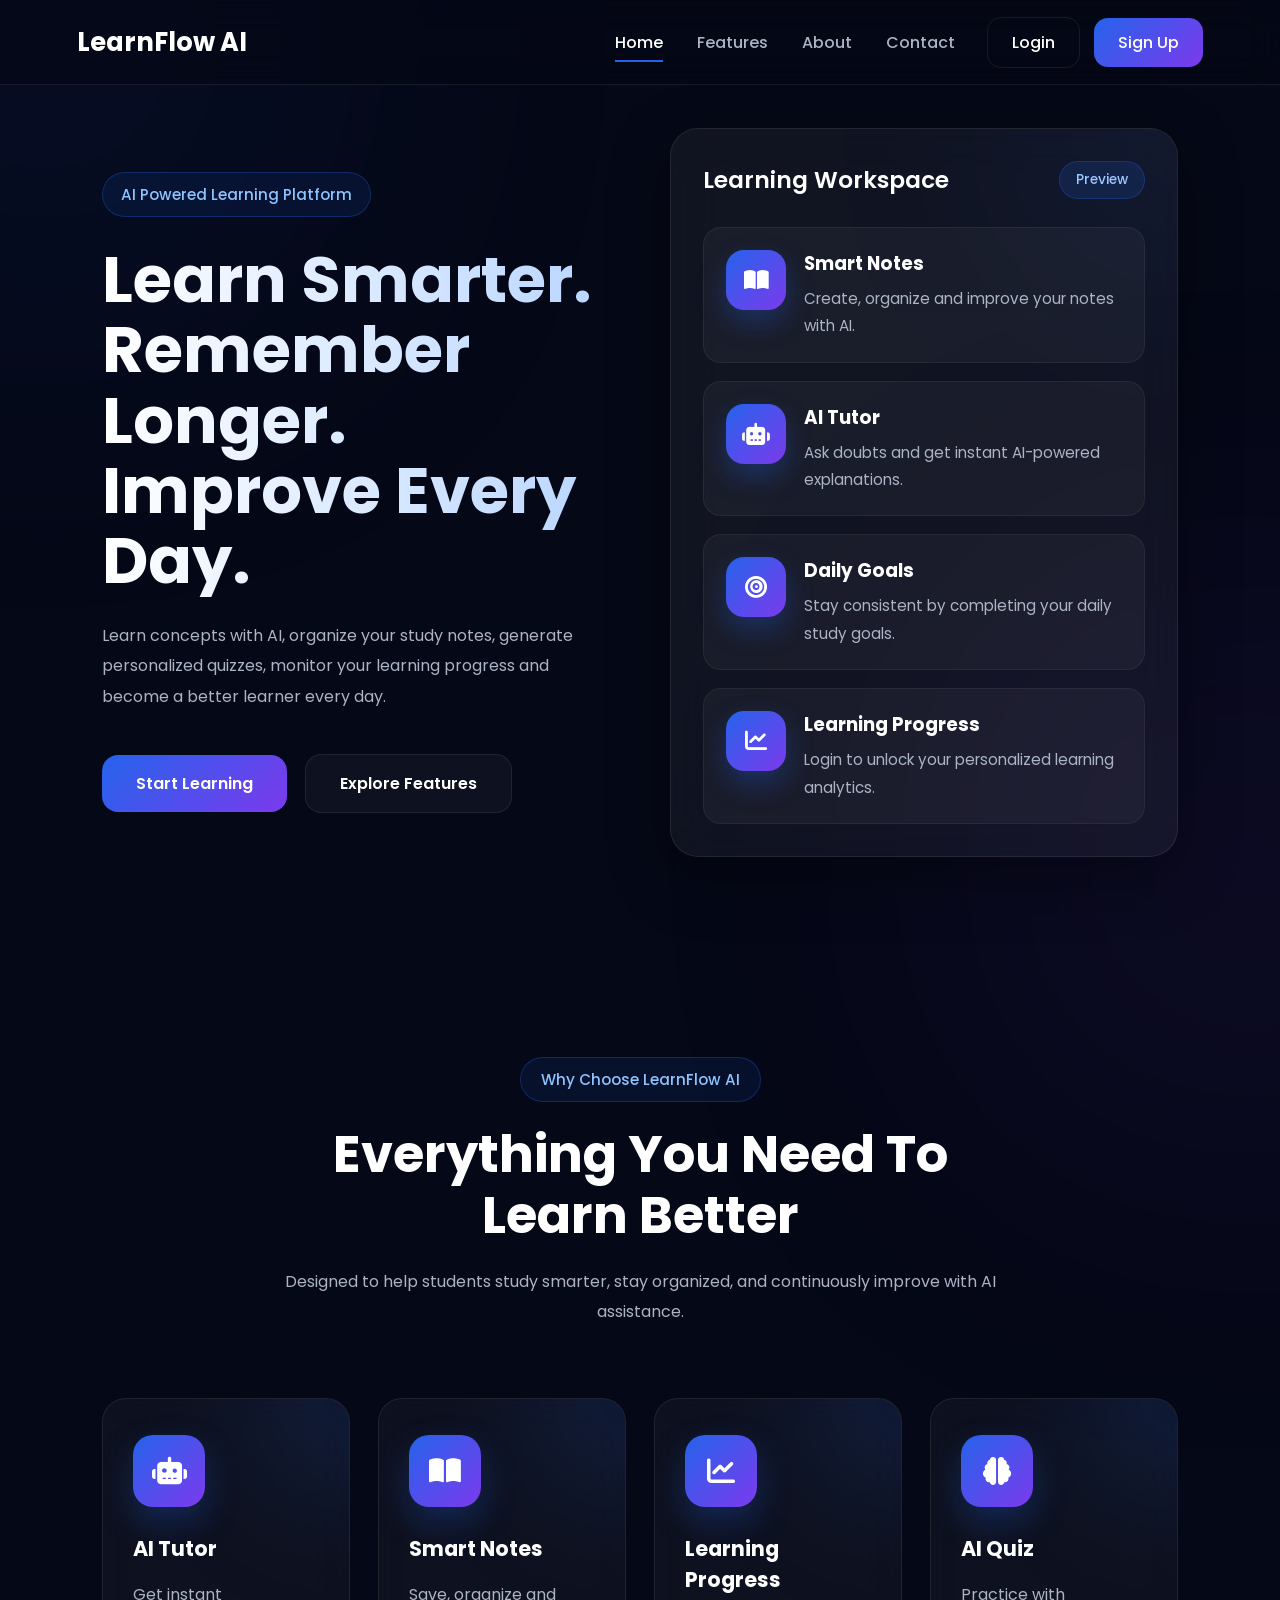
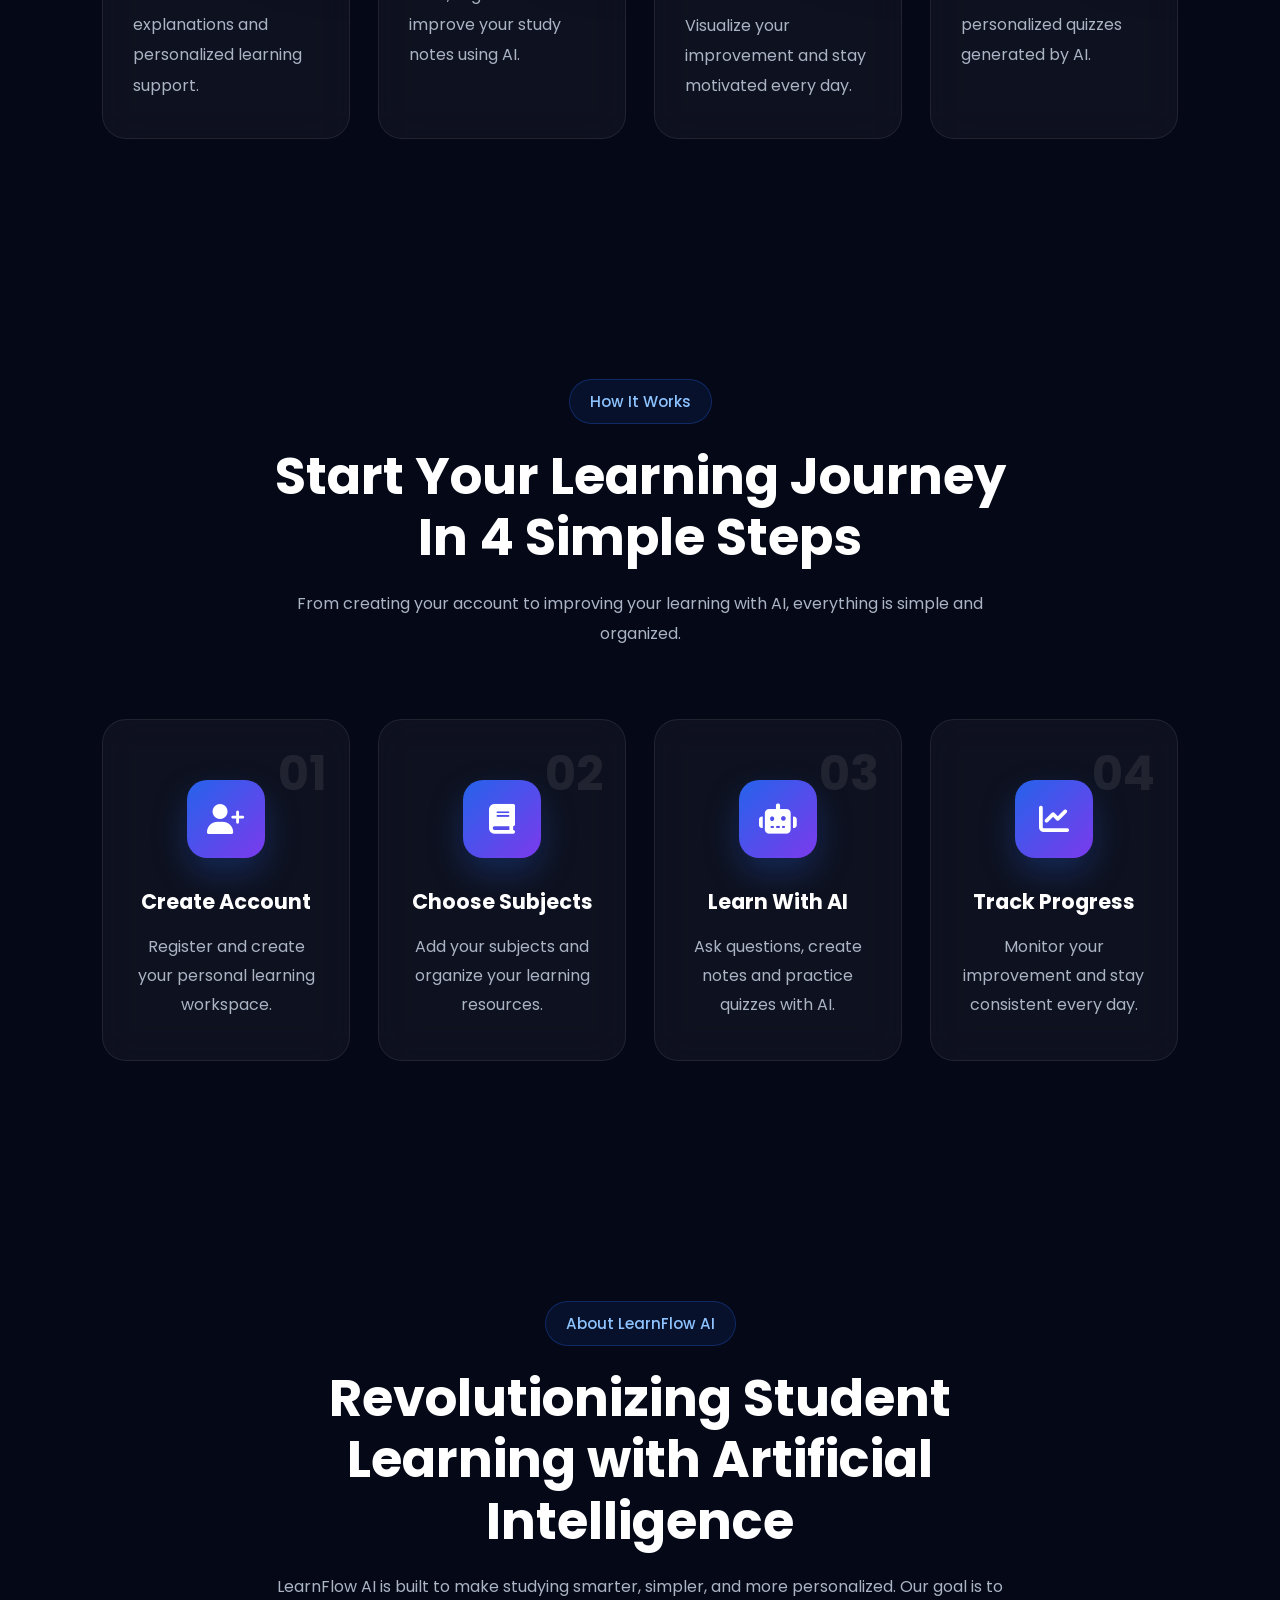
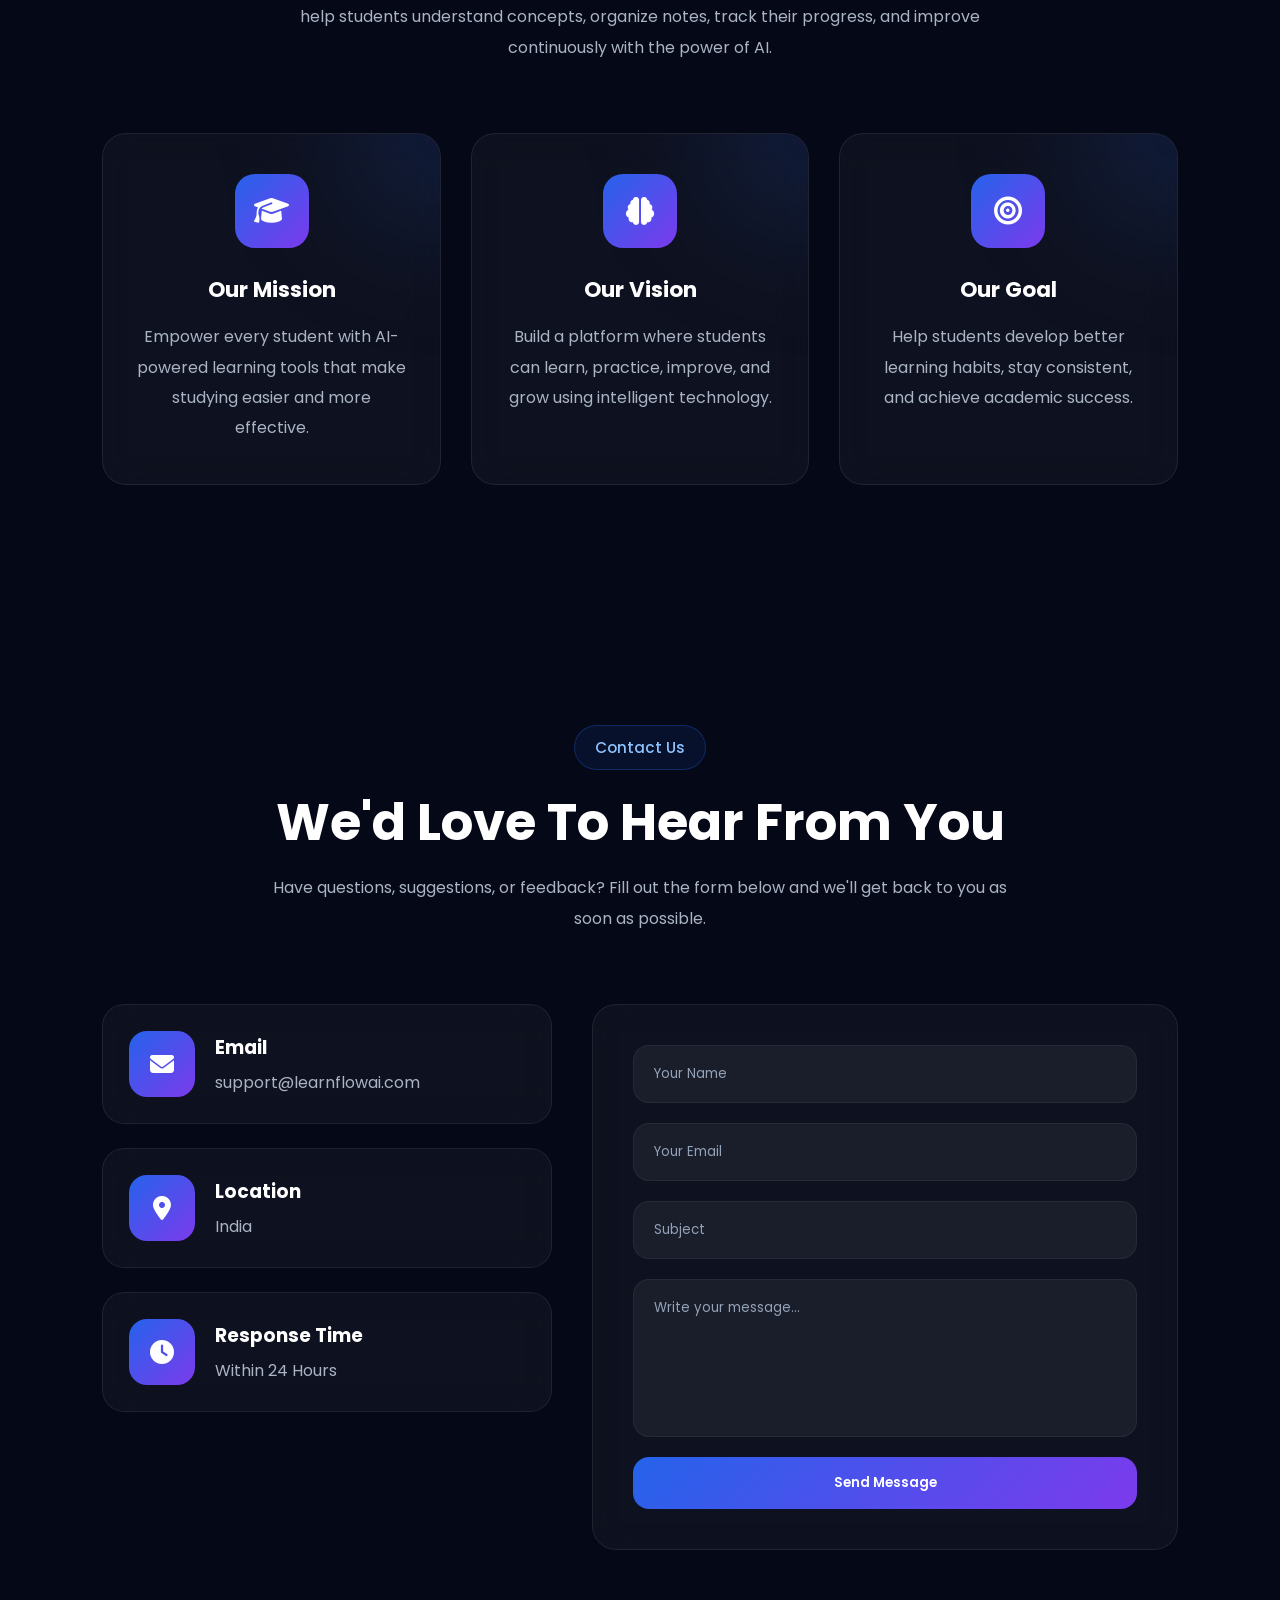
<file: index.html>
<!DOCTYPE html>
<html lang="en">

<head>

    <meta charset="UTF-8">

    <meta name="viewport" content="width=device-width, initial-scale=1.0">

    <title>LearnFlow AI</title>

    <!-- CSS -->
    <link rel="stylesheet" href="style_test.css">

    <!-- Google Font -->
    <link rel="preconnect" href="https://fonts.googleapis.com">

    <link rel="preconnect" href="https://fonts.gstatic.com" crossorigin>

    <link href="https://fonts.googleapis.com/css2?family=Poppins:wght@300;400;500;600;700;800&display=swap"
        rel="stylesheet">

    <!-- Font Awesome -->
    <link rel="stylesheet" href="https://cdnjs.cloudflare.com/ajax/libs/font-awesome/6.7.2/css/all.min.css">

</head>

<body>

    <!-- =========================
            HEADER
    ========================== -->

    <header>

        <!-- Logo -->

        <div class="logo">

            <a href="index.html">

                LearnFlow AI

            </a>

        </div>

        <!-- Right Side -->

        <div class="nav-right">

            <!-- Navigation -->

            <nav class="navbar">

                <ul>

                    <li><a href="#home" class="active">Home</a></li>

                    <li><a href="#features">Features</a></li>

                    <li><a href="#about">About</a></li>

                    <li><a href="#contact">Contact</a></li>

                </ul>

            </nav>

            <!-- Login Signup -->

            <div class="auth-buttons">

                <a href="login and signup/check_login.php" class="login-btn">

                    Login

                </a>

                <a href="signup.html" class="signup-btn">

                    Sign Up

                </a>

            </div>

            <!-- Mobile Menu -->

            <div class="menu-toggle">

                <i class="fa-solid fa-bars"></i>

            </div>

        </div>

    </header>

    <!-- =========================================
            MOBILE NAVIGATION
========================================= -->

    <div class="menu-overlay"></div>

    <div class="mobile-menu">

        <ul>

            <li><a href="#home">Home</a></li>

            <li><a href="#features">Features</a></li>

            <li><a href="#about">About</a></li>

            <li><a href="#contact">Contact</a></li>

        </ul>

        <div class="mobile-auth">

            <a href="login and signup/check_login.php" class="login-btn">

                Login

            </a>

            <a href="signup.html" class="signup-btn">

                Sign Up

            </a>

        </div>

    </div>



    <!-- =========================
            HERO SECTION
    ========================== -->

    <main>

        <section class="hero">

            <!-- Left Side -->

            <div class="hero-left">

                <span class="hero-tag">

                    AI Powered Learning Platform

                </span>

                <h1>

                    Learn Smarter.<br>

                    Remember Longer.<br>

                    Improve Every Day.

                </h1>

                <p>

                    Learn concepts with AI, organize your study notes,
                    generate personalized quizzes, monitor your learning
                    progress and become a better learner every day.

                </p>

                <div class="hero-buttons">

                    <a href="signup.html" class="primary-btn">

                        Start Learning

                    </a>

                    <a href="features.html" class="secondary-btn">

                        Explore Features

                    </a>

                </div>

            </div>



            <!-- Right Side -->

            <div class="hero-right">

                <div class="workspace">

                    <div class="workspace-header">

                        <h2>

                            Learning Workspace

                        </h2>

                        <span>

                            Preview

                        </span>

                    </div>


                    <!-- Card 1 -->

                    <div class="workspace-card">

                        <div class="icon">

                            <i class="fa-solid fa-book-open"></i>

                        </div>

                        <div class="content">

                            <h3>

                                Smart Notes

                            </h3>

                            <p>

                                Create, organize and improve your notes with AI.

                            </p>

                        </div>

                    </div>



                    <!-- Card 2 -->

                    <div class="workspace-card">

                        <div class="icon">

                            <i class="fa-solid fa-robot"></i>

                        </div>

                        <div class="content">

                            <h3>

                                AI Tutor

                            </h3>

                            <p>

                                Ask doubts and get instant AI-powered explanations.

                            </p>

                        </div>

                    </div>



                    <!-- Card 3 -->

                    <div class="workspace-card">

                        <div class="icon">

                            <i class="fa-solid fa-bullseye"></i>

                        </div>

                        <div class="content">

                            <h3>

                                Daily Goals

                            </h3>

                            <p>

                                Stay consistent by completing your daily study goals.

                            </p>

                        </div>

                    </div>



                    <!-- Card 4 -->

                    <div class="workspace-card">

                        <div class="icon">

                            <i class="fa-solid fa-chart-line"></i>

                        </div>

                        <div class="content">

                            <h3>

                                Learning Progress

                            </h3>

                            <p>

                                Login to unlock your personalized learning analytics.

                            </p>

                        </div>

                    </div>

                </div>

            </div>

        </section>

    </main>
    <!-- =========================
        WHY CHOOSE US
    ========================== -->

    <section class="why-choose" id="features">

        <div class="section-heading">

            <span>Why Choose LearnFlow AI</span>

            <h2>Everything You Need To Learn Better</h2>

            <p>
                Designed to help students study smarter, stay organized,
                and continuously improve with AI assistance.
            </p>

        </div>

        <div class="feature-grid">

            <div class="feature-card">

                <div class="feature-icon">

                    <i class="fa-solid fa-robot"></i>

                </div>

                <h3>AI Tutor</h3>

                <p>
                    Get instant explanations and personalized learning support.
                </p>

            </div>

            <div class="feature-card">

                <div class="feature-icon">

                    <i class="fa-solid fa-book-open"></i>

                </div>

                <h3>Smart Notes</h3>

                <p>
                    Save, organize and improve your study notes using AI.
                </p>

            </div>

            <div class="feature-card">

                <div class="feature-icon">

                    <i class="fa-solid fa-chart-line"></i>

                </div>

                <h3>Learning Progress</h3>

                <p>
                    Visualize your improvement and stay motivated every day.
                </p>

            </div>

            <div class="feature-card">

                <div class="feature-icon">

                    <i class="fa-solid fa-brain"></i>

                </div>

                <h3>AI Quiz</h3>

                <p>
                    Practice with personalized quizzes generated by AI.
                </p>

            </div>

        </div>

    </section>
    <!-- =========================
        HOW IT WORKS
    ========================== -->

    <section class="how-it-works" id="working">

        <div class="section-heading">

            <span>How It Works</span>

            <h2>Start Your Learning Journey In 4 Simple Steps</h2>

            <p>
                From creating your account to improving your learning with AI,
                everything is simple and organized.
            </p>

        </div>

        <div class="steps">

            <!-- Step 1 -->

            <div class="step-card">

                <div class="step-number">
                    01
                </div>

                <i class="fa-solid fa-user-plus"></i>

                <h3>Create Account</h3>

                <p>
                    Register and create your personal learning workspace.
                </p>

            </div>

            <!-- Step 2 -->

            <div class="step-card">

                <div class="step-number">
                    02
                </div>

                <i class="fa-solid fa-book"></i>

                <h3>Choose Subjects</h3>

                <p>
                    Add your subjects and organize your learning resources.
                </p>

            </div>

            <!-- Step 3 -->

            <div class="step-card">

                <div class="step-number">
                    03
                </div>

                <i class="fa-solid fa-robot"></i>

                <h3>Learn With AI</h3>

                <p>
                    Ask questions, create notes and practice quizzes with AI.
                </p>

            </div>

            <!-- Step 4 -->

            <div class="step-card">

                <div class="step-number">
                    04
                </div>

                <i class="fa-solid fa-chart-line"></i>

                <h3>Track Progress</h3>

                <p>
                    Monitor your improvement and stay consistent every day.
                </p>

            </div>

        </div>

    </section>
    <!-- =========================================
                ABOUT SECTION
    ========================================= -->

    <section class="about" id="about">

        <div class="section-heading">

            <span>About LearnFlow AI</span>

            <h2>
                Revolutionizing Student Learning with Artificial Intelligence
            </h2>

            <p>
                LearnFlow AI is built to make studying smarter, simpler, and more
                personalized. Our goal is to help students understand concepts,
                organize notes, track their progress, and improve continuously
                with the power of AI.
            </p>

        </div>

        <div class="about-container">

            <!-- Card 1 -->

            <div class="about-card">

                <i class="fa-solid fa-graduation-cap"></i>

                <h3>Our Mission</h3>

                <p>
                    Empower every student with AI-powered learning tools that make
                    studying easier and more effective.
                </p>

            </div>

            <!-- Card 2 -->

            <div class="about-card">

                <i class="fa-solid fa-brain"></i>

                <h3>Our Vision</h3>

                <p>
                    Build a platform where students can learn, practice, improve,
                    and grow using intelligent technology.
                </p>

            </div>

            <!-- Card 3 -->

            <div class="about-card">

                <i class="fa-solid fa-bullseye"></i>

                <h3>Our Goal</h3>

                <p>
                    Help students develop better learning habits, stay consistent,
                    and achieve academic success.
                </p>

            </div>

        </div>

    </section>
    <!-- =========================================
                CONTACT SECTION
    ========================================= -->

    <section class="contact" id="contact">

        <div class="section-heading">

            <span>Contact Us</span>

            <h2>

                We'd Love To Hear From You

            </h2>

            <p>

                Have questions, suggestions, or feedback? Fill out the form
                below and we'll get back to you as soon as possible.

            </p>

        </div>

        <div class="contact-container">

            <!-- Contact Info -->

            <div class="contact-info">

                <div class="info-card">

                    <i class="fa-solid fa-envelope"></i>

                    <div>

                        <h3>Email</h3>

                        <p>support@learnflowai.com</p>

                    </div>

                </div>

                <div class="info-card">

                    <i class="fa-solid fa-location-dot"></i>

                    <div>

                        <h3>Location</h3>

                        <p>India</p>

                    </div>

                </div>

                <div class="info-card">

                    <i class="fa-solid fa-clock"></i>

                    <div>

                        <h3>Response Time</h3>

                        <p>Within 24 Hours</p>

                    </div>

                </div>

            </div>

            <!-- Contact Form -->

            <div class="contact-form">

                <form action="/submit-contact" method="POST">

                    <input type="text" placeholder="Your Name" required>

                    <input type="email" placeholder="Your Email" required>

                    <input type="text" placeholder="Subject" required>

                    <textarea rows="6" placeholder="Write your message..." required></textarea>

                    <button type="submit" class="primary-btn">

                        Send Message

                    </button>

                </form>

            </div>

        </div>

    </section>

    <script>
        const menuToggle = document.querySelector(".menu-toggle");

        const mobileMenu = document.querySelector(".mobile-menu");

        menuToggle.addEventListener("click", () => {

            mobileMenu.classList.toggle("active");

        });
    </script>
    <script src="script.js"></script>
</body>

</html>
</file>
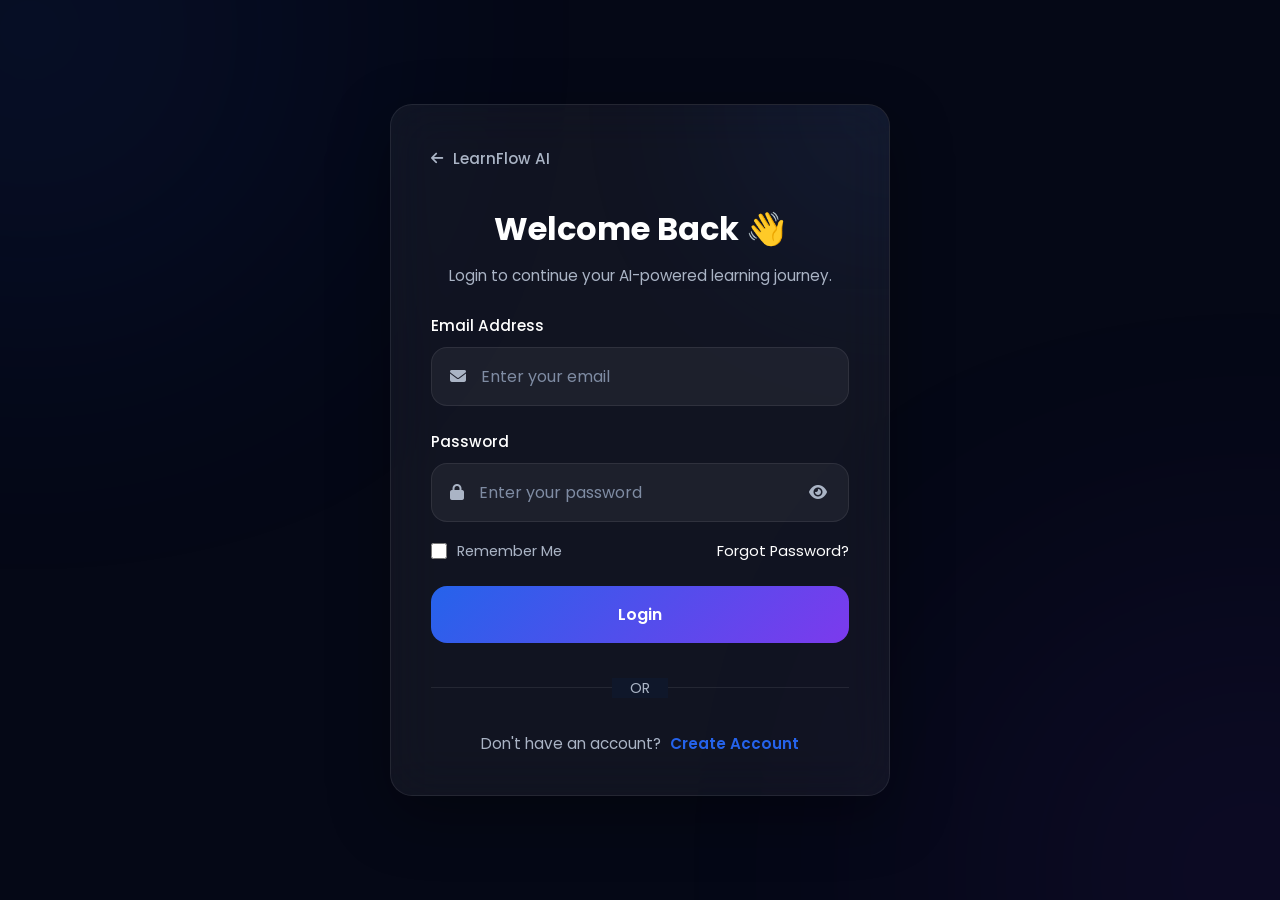
<file: login and signup/login.html>
<!DOCTYPE html>
<html lang="en">

<head>

    <meta charset="UTF-8">

    <meta name="viewport" content="width=device-width, initial-scale=1.0">

    <title>Login | LearnFlow AI</title>

    <!-- Google Font -->

    <link rel="preconnect" href="https://fonts.googleapis.com">

    <link rel="preconnect" href="https://fonts.gstatic.com" crossorigin>

    <link href="https://fonts.googleapis.com/css2?family=Poppins:wght@300;400;500;600;700;800&display=swap"
        rel="stylesheet">

    <!-- Font Awesome -->

    <link rel="stylesheet" href="https://cdnjs.cloudflare.com/ajax/libs/font-awesome/6.7.2/css/all.min.css">

    <!-- CSS -->

    <link rel="stylesheet" href="login.css">

</head>

<body>
    <div id="loginSection">
        <!-- ===========================
            LOGIN PAGE
    ============================ -->

        <main class="login-page">

            <!-- Login Card -->

            <section class="login-card">

                <!-- Back Button -->

                <div class="back-home">

                    <a href="index.html">

                        <i class="fa-solid fa-arrow-left"></i>

                        LearnFlow AI

                    </a>

                </div>

                <!-- Login Content -->

                <div class="login-content">
                    <!-- ===========================
        LOGIN HEADER
=========================== -->

                    <div class="login-header">

                        <h1>

                            Welcome Back 👋

                        </h1>

                        <p>

                            Login to continue your AI-powered learning journey.

                        </p>

                    </div>

                    <!-- ===========================
        LOGIN FORM
=========================== -->

                    <form action="#" method="POST" class="login-form">

                        <!-- Email -->

                        <div class="input-group">

                            <label for="email">

                                Email Address

                            </label>

                            <div class="input-field">

                                <i class="fa-solid fa-envelope"></i>

                                <input type="email" id="email" name="email" placeholder="Enter your email"
                                    autocomplete="email">

                            </div>

                            <small class="error-message"></small>

                        </div>
                        <!-- Password -->

                        <div class="input-group">

                            <label for="password">

                                Password

                            </label>

                            <div class="input-field">

                                <i class="fa-solid fa-lock"></i>

                                <input type="password" id="password" name="password" placeholder="Enter your password"
                                    autocomplete="current-password">

                                <button type="button" class="toggle-password" aria-label="Show Password">

                                    <i class="fa-solid fa-eye"></i>

                                </button>

                            </div>

                            <small class="error-message"></small>

                        </div>

                        <!-- Remember & Forgot -->

                        <div class="form-options">

                            <label class="remember-me">

                                <input type="checkbox" name="remember" id="remember" value="1">

                                <span>

                                    Remember Me

                                </span>

                            </label>

                            <a href="#" class="forgotLink" id="forgotLink">

                                Forgot Password?

                            </a>

                        </div>

                        <!-- Login Button -->

                        <button type="submit" class="login-btn">

                            Login

                        </button>

                    </form>

                    <!-- Divider -->

                    <div class="divider">

                        <span>

                            OR

                        </span>

                    </div>

                    <!-- Bottom Link -->

                    <div class="signup-link">

                        <p>

                            Don't have an account?

                            <a href="signup.html">

                                Create Account

                            </a>

                        </p>

                    </div>
                </div>

            </section>

        </main>
    </div>

    <!-- FORGOT PASSWORD SECTION -->


    <div id="forgotSection" class="auth-section">


        <h2>Forgot Password?</h2>


        <p class="small-text">

            Enter your registered email

        </p>



        <div class="input-box">


            <input type="email" id="forgotEmail" placeholder="Email Address">


        </div>



        <button type="button" id="sendOtpBtn">

            Send OTP

        </button>



        <p class="backLogin">

            Back to Login

        </p>


    </div>





    <!-- OTP SECTION -->


    <div id="otpSection" class="auth-section">


        <h2>Verify OTP</h2>


        <p class="small-text">

            Check your email 📩

        </p>



        <div class="input-box">


            <input type="text" id="otp" placeholder="Enter 6 digit OTP" maxlength="6">


        </div>



        <button id="verifyOtpBtn">

            Verify OTP

        </button>


    </div>






    <!-- RESET PASSWORD SECTION -->


    <div id="resetSection" class="auth-section">


        <h2>New Password</h2>



        <p class="small-text">

            Create a strong password 🔐

        </p>



        <div class="input-box">


            <input type="password" id="newPassword" placeholder="New Password">


        </div>




        <div class="input-box">


            <input type="password" id="confirmPassword" placeholder="Confirm Password">


        </div>



        <button id="updatePasswordBtn">

            Update Password

        </button>


    </div>

    <script src="login.js"></script>

</body>

</html>
</file>
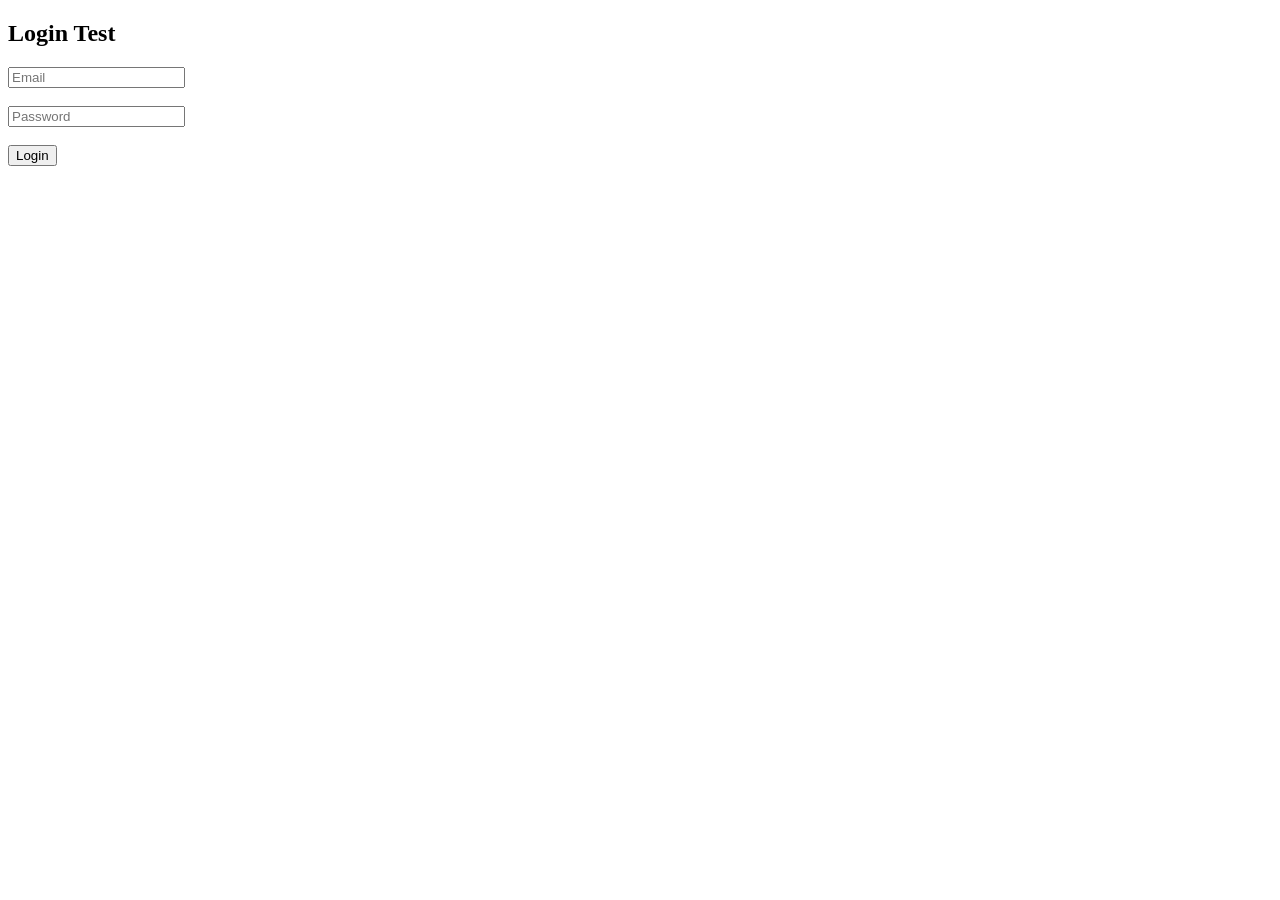
<file: login and signup/test_login.html>
<!DOCTYPE html>

<html>

<body>


<h2>Login Test</h2>


<form action="login.php" method="POST">


    <input 
    type="email"
    name="email"
    placeholder="Email">


    <br><br>


    <input 
    type="password"
    name="password"
    placeholder="Password">


    <br><br>


    <button type="submit">

        Login

    </button>


</form>


</body>

</html>
</file>
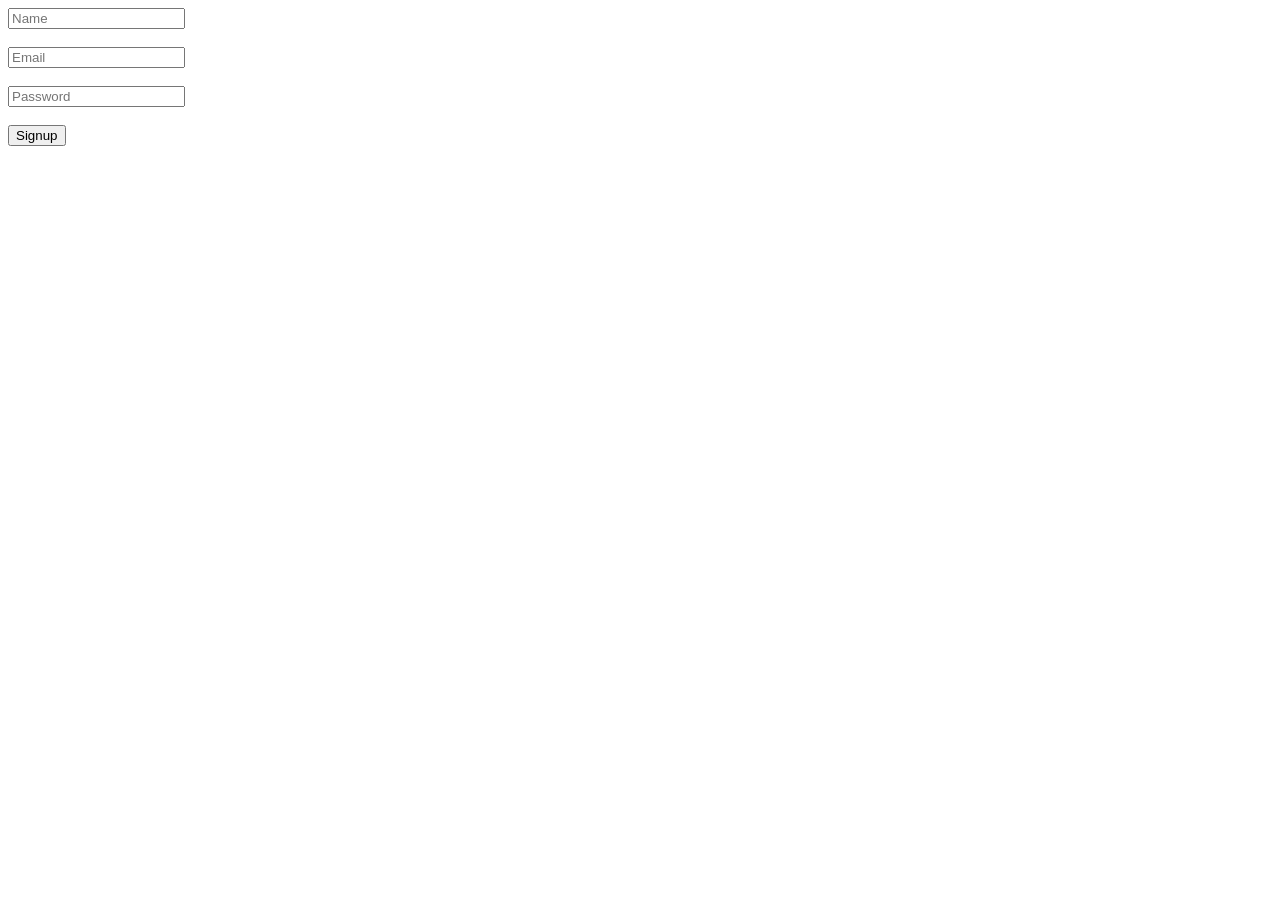
<file: login and signup/test_signup.html>
<!DOCTYPE html>

<html>

<body>


<form action="signup.php" method="POST">


    <input 
        type="text"
        name="fullname"
        placeholder="Name"
    >


    <br><br>


    <input 
        type="email"
        name="email"
        placeholder="Email"
    >


    <br><br>


    <input 
        type="password"
        name="password"
        placeholder="Password"
    >


    <br><br>


    <button type="submit">

        Signup

    </button>


</form>


</body>

</html>
</file>
<file: style_test.css>
/* =========================================================
                    GOOGLE FONT
========================================================= */

@import url('https://fonts.googleapis.com/css2?family=Poppins:wght@300;400;500;600;700;800&display=swap');

/* =========================================================
                    ROOT VARIABLES
========================================================= */

:root{

    --primary:#2563eb;
    --secondary:#7c3aed;

    --background:#050816;
    --surface:#0f172a;
    --surface-light:#172033;

    --text:#ffffff;
    --text-secondary:#aab4c5;

    --border:rgba(255,255,255,.08);

    --shadow:0 20px 60px rgba(0,0,0,.35);

    --radius:20px;

    --transition:.35s ease;

    --container:1300px;

}

/* =========================================================
                        RESET
========================================================= */

*{

    margin:0;

    padding:0;

    box-sizing:border-box;

    font-family:'Poppins',sans-serif;

}

html{

    scroll-behavior:smooth;

}

body{

    background:var(--background);

    color:var(--text);

    overflow-x:hidden;

    min-height:100vh;

}

img{

    max-width:100%;

    display:block;

}

a{

    text-decoration:none;

    color:inherit;

}

button{

    border:none;

    cursor:pointer;

}

.container{

    width:min(92%,var(--container));

    margin:auto;

}

/* =========================================================
                    BACKGROUND GLOW
========================================================= */

body::before{

    content:"";

    position:fixed;

    width:450px;

    height:450px;

    top:-180px;

    left:-180px;

    border-radius:50%;

    background:var(--primary);

    filter:blur(180px);

    opacity:.15;

    z-index:-2;

}

body::after{

    content:"";

    position:fixed;

    width:500px;

    height:500px;

    right:-220px;

    bottom:-220px;

    border-radius:50%;

    background:var(--secondary);

    filter:blur(180px);

    opacity:.12;

    z-index:-2;

}

/* =========================================================
                        HEADER
========================================================= */

header{

    position:fixed;

    top:0;

    left:0;

    width:100%;

    height:85px;

    padding:0 8%;

    display:flex;

    justify-content:space-between;

    align-items:center;

    backdrop-filter:blur(18px);

    background:rgba(5,8,22,.72);

    border-bottom:1px solid var(--border);

    z-index:1000;

    transition:
    background .35s ease,
    box-shadow .35s ease,
    backdrop-filter .35s ease,
    border-color .35s ease;

}

/* =========================================================
                        LOGO
========================================================= */

.logo{

    flex-shrink:0;

}

.logo a{

    font-size:clamp(1.5rem,2vw,2rem);

    font-weight:700;

    color:#fff;

}

/* =========================================================
                    NAV RIGHT
========================================================= */

.nav-right{

    display:flex;

    align-items:center;

    gap:32px;

}

/* =========================================================
                    NAVBAR
========================================================= */

.navbar ul{

    display:flex;

    list-style:none;

    align-items:center;

    gap:34px;

}

.navbar ul li a{

    position:relative;

    color:var(--text-secondary);

    font-weight:500;

    transition:var(--transition);

}

.navbar ul li a:hover,
.navbar ul li a.active{

    color:#fff;

}

.navbar ul li a::after{

    content:"";

    position:absolute;

    left:0;

    bottom:-8px;

    width:0;

    height:2px;

    background:var(--primary);

    transition:var(--transition);

}

.navbar ul li a:hover::after,
.navbar ul li a.active::after{

    width:100%;

}

/* =========================================================
                    AUTH BUTTONS
========================================================= */

.auth-buttons{

    display:flex;

    align-items:center;

    gap:14px;

}

.login-btn,
.signup-btn{

    padding:12px 24px;

    border-radius:14px;

    transition:var(--transition);

    font-weight:500;

}

.login-btn{

    border:1px solid var(--border);

}

.signup-btn{

    color:#fff;

    background:linear-gradient(
        135deg,
        var(--primary),
        var(--secondary)
    );

}

.login-btn:hover{

    border-color:var(--primary);

    transform:translateY(-3px);

}

.signup-btn:hover{

    transform:translateY(-3px);

    box-shadow:0 15px 35px rgba(37,99,235,.30);

}

/* =========================================================
                    MOBILE MENU
========================================================= */

.menu-toggle{

    display:none;

    width:46px;

    height:46px;

    justify-content:center;

    align-items:center;

    border-radius:50%;

    border:1px solid var(--border);

    background:rgba(255,255,255,.05);

    color:#fff;

    font-size:20px;

    cursor:pointer;

    transition:var(--transition);

}

.menu-toggle:hover{

    border-color:var(--primary);

    background:rgba(255,255,255,.08);

}
/* =========================================================
                        HERO SECTION
========================================================= */

.hero{

    min-height:100vh;

    display:flex;

    justify-content:space-between;

    align-items:center;

    gap:clamp(50px,6vw,90px);

    padding:clamp(120px,10vw,160px) 8% 80px;

}

/* =========================================================
                        HERO LEFT
========================================================= */

.hero-left{

    flex:1;

    max-width:650px;

}

.hero-tag{

    display:inline-flex;

    align-items:center;

    justify-content:center;

    padding:10px 18px;

    margin-bottom:28px;

    border-radius:999px;

    background:rgba(37,99,235,.10);

    border:1px solid rgba(37,99,235,.30);

    color:#8dc3ff;

    font-size:.95rem;

    font-weight:500;

}

.hero-left h1{

    font-size:clamp(3rem,5vw,4.5rem);

    line-height:1.1;

    margin-bottom:24px;

    font-weight:700;

    background:linear-gradient(

        90deg,

        #ffffff,

        #b8d5ff

    );
    background-clip: text;
    -webkit-background-clip:text;

    -webkit-text-fill-color:transparent;

}

.hero-left p{

    max-width:580px;

    color:var(--text-secondary);

    font-size:clamp(1rem,1.2vw,1.12rem);

    line-height:1.9;

    margin-bottom:42px;

}

/* =========================================================
                        HERO BUTTONS
========================================================= */

.hero-buttons{

    display:flex;

    align-items:center;

    gap:18px;

    flex-wrap:wrap;

}

.primary-btn,

.secondary-btn{

    display:inline-flex;

    justify-content:center;

    align-items:center;

    padding:16px 34px;

    border-radius:16px;

    font-weight:600;

    transition:var(--transition);

}

.primary-btn{

    color:#fff;

    background:linear-gradient(

        135deg,

        var(--primary),

        var(--secondary)

    );

}

.primary-btn:hover{

    transform:translateY(-4px);

    box-shadow:0 18px 40px rgba(37,99,235,.35);

}

.secondary-btn{

    color:#fff;

    border:1px solid var(--border);

    background:rgba(255,255,255,.04);

}

.secondary-btn:hover{

    transform:translateY(-4px);

    background:rgba(255,255,255,.08);

}

/* =========================================================
                        HERO RIGHT
========================================================= */

.hero-right{

    flex:1;

    display:flex;

    justify-content:center;

    align-items:center;

}
/* =========================================================
                    WORKSPACE
========================================================= */

.workspace{

    width:100%;

    max-width:560px;

    padding:32px;

    position:relative;

    overflow:hidden;

    border-radius:28px;

    background:rgba(255,255,255,.05);

    border:1px solid var(--border);

    backdrop-filter:blur(24px);

    box-shadow:var(--shadow);

    animation:float 5s ease-in-out infinite;

}

/* =========================================================
                WORKSPACE GLOW
========================================================= */

.workspace::before{

    content:"";

    position:absolute;

    width:220px;

    height:220px;

    top:-100px;

    right:-100px;

    border-radius:50%;

    background:var(--primary);

    filter:blur(130px);

    opacity:.20;

}

.workspace>*{

    position:relative;

    z-index:2;

}

/* =========================================================
                WORKSPACE HEADER
========================================================= */

.workspace-header{

    display:flex;

    justify-content:space-between;

    align-items:center;

    margin-bottom:28px;

}

.workspace-header h2{

    font-size:1.45rem;

    font-weight:600;

}

.workspace-header span{

    padding:8px 16px;

    border-radius:50px;

    background:rgba(37,99,235,.15);

    border:1px solid rgba(37,99,235,.30);

    color:#9cc7ff;

    font-size:.85rem;

    font-weight:500;

}

/* =========================================================
                WORKSPACE CARD
========================================================= */

.workspace-card{

    display:flex;

    align-items:flex-start;

    gap:18px;

    padding:22px;

    margin-bottom:18px;

    border-radius:18px;

    background:rgba(255,255,255,.04);

    border:1px solid rgba(255,255,255,.06);

    transition:var(--transition);

}

.workspace-card:last-child{

    margin-bottom:0;

}

.workspace-card:hover{

    transform:translateY(-6px);

    border-color:rgba(37,99,235,.40);

    background:rgba(255,255,255,.07);

}

/* =========================================================
                    ICON
========================================================= */

.icon{

    width:60px;

    height:60px;

    min-width:60px;

    display:flex;

    justify-content:center;

    align-items:center;

    border-radius:18px;

    background:linear-gradient(
        135deg,
        var(--primary),
        var(--secondary)
    );

    box-shadow:0 12px 28px rgba(37,99,235,.30);

}

.icon i{

    color:#fff;

    font-size:22px;

}

/* =========================================================
                CARD CONTENT
========================================================= */

.content{

    flex:1;

}

.content h3{

    font-size:1.15rem;

    margin-bottom:8px;

}

.content p{

    color:var(--text-secondary);

    line-height:1.8;

    font-size:.95rem;

}

/* =========================================================
                FLOAT ANIMATION
========================================================= */

@keyframes float{

    0%{

        transform:translateY(0);

    }

    50%{

        transform:translateY(-10px);

    }

    100%{

        transform:translateY(0);

    }

}
/* =========================================================
                    WHY CHOOSE SECTION
========================================================= */

.why-choose{

    padding:clamp(90px,10vw,120px) 8%;

}

/* =========================================================
                    SECTION HEADING
========================================================= */

.section-heading{

    text-align:center;

    max-width:760px;

    margin:0 auto 70px;

}

.section-heading span{

    display:inline-flex;

    align-items:center;

    justify-content:center;

    padding:10px 20px;

    border-radius:999px;

    background:rgba(37,99,235,.10);

    border:1px solid rgba(37,99,235,.30);

    color:#8dc3ff;

    font-size:.95rem;

    font-weight:500;

    margin-bottom:22px;

}

.section-heading h2{

    font-size:clamp(2.2rem,4vw,3.2rem);

    line-height:1.2;

    margin-bottom:20px;

}

.section-heading p{

    color:var(--text-secondary);

    font-size:1rem;

    line-height:1.9;

}

/* =========================================================
                    FEATURE GRID
========================================================= */

.feature-grid{

    display:grid;

    grid-template-columns:repeat(4,1fr);

    gap:28px;

}

/* =========================================================
                    FEATURE CARD
========================================================= */

.feature-card{

    position:relative;

    overflow:hidden;

    padding:36px 30px;

    border-radius:24px;

    background:rgba(255,255,255,.04);

    border:1px solid var(--border);

    backdrop-filter:blur(18px);

    transition:var(--transition);

}

.feature-card::before{

    content:"";

    position:absolute;

    width:180px;

    height:180px;

    top:-90px;

    right:-90px;

    border-radius:50%;

    background:rgba(37,99,235,.18);

    filter:blur(70px);

}

.feature-card>*{

    position:relative;

    z-index:2;

}

.feature-card:hover{

    transform:translateY(-10px);

    border-color:var(--primary);

    box-shadow:0 20px 45px rgba(37,99,235,.18);

}

/* =========================================================
                    FEATURE ICON
========================================================= */

.feature-icon{

    width:72px;

    height:72px;

    display:flex;

    justify-content:center;

    align-items:center;

    margin-bottom:26px;

    border-radius:20px;

    background:linear-gradient(

        135deg,

        var(--primary),

        var(--secondary)

    );

    box-shadow:0 15px 35px rgba(37,99,235,.28);

}

.feature-icon i{

    color:#fff;

    font-size:28px;

}

/* =========================================================
                FEATURE CONTENT
========================================================= */

.feature-card h3{

    font-size:1.3rem;

    margin-bottom:16px;

}

.feature-card p{

    color:var(--text-secondary);

    line-height:1.9;

}
/* =========================================================
                    HOW IT WORKS
========================================================= */

.how-it-works{

    padding:clamp(90px,10vw,120px) 8%;

}

/* =========================================================
                    STEPS GRID
========================================================= */

.steps{

    display:grid;

    grid-template-columns:repeat(4,1fr);

    gap:28px;

}

/* =========================================================
                    STEP CARD
========================================================= */

.step-card{

    position:relative;

    overflow:hidden;

    text-align:center;

    padding:40px 30px;

    border-radius:24px;

    background:rgba(255,255,255,.04);

    border:1px solid var(--border);

    backdrop-filter:blur(18px);

    transition:var(--transition);

}

.step-card:hover{

    transform:translateY(-10px);

    border-color:var(--primary);

    box-shadow:0 20px 45px rgba(37,99,235,.18);

}

.step-number{

    position:absolute;

    top:18px;

    right:22px;

    font-size:48px;

    font-weight:700;

    color:rgba(255,255,255,.08);

}

.step-card i{

    width:78px;

    height:78px;

    margin:20px auto 28px;

    display:flex;

    justify-content:center;

    align-items:center;

    border-radius:20px;

    background:linear-gradient(
        135deg,
        var(--primary),
        var(--secondary)
    );

    color:#fff;

    font-size:30px;

    box-shadow:0 15px 35px rgba(37,99,235,.28);

}

.step-card h3{

    margin-bottom:16px;

    font-size:1.3rem;

}

.step-card p{

    color:var(--text-secondary);

    line-height:1.8;

}

/* =========================================================
                        CTA
========================================================= */

.cta{

    padding:clamp(90px,10vw,120px) 8%;

}

.cta-content{

    position:relative;

    overflow:hidden;

    text-align:center;

    padding:70px 40px;

    border-radius:30px;

    background:linear-gradient(
        135deg,
        rgba(37,99,235,.18),
        rgba(124,58,237,.16)
    );

    border:1px solid rgba(255,255,255,.08);

}

.cta-content::before{

    content:"";

    position:absolute;

    width:260px;

    height:260px;

    top:-120px;

    right:-120px;

    border-radius:50%;

    background:rgba(255,255,255,.08);

    filter:blur(80px);

}

.cta-content>*{

    position:relative;

    z-index:2;

}

.cta-content h2{

    font-size:clamp(2rem,4vw,3.2rem);

    margin-bottom:20px;

}

.cta-content p{

    max-width:720px;

    margin:auto;

    color:var(--text-secondary);

    line-height:1.9;

    margin-bottom:40px;

}
/* =========================================================
                        ABOUT
========================================================= */

.about{

    padding:clamp(90px,10vw,120px) 8%;

}

.about-container{

    display:grid;

    grid-template-columns:repeat(3,1fr);

    gap:30px;

    margin-top:70px;

}

.about-card{

    position:relative;

    overflow:hidden;

    padding:40px 32px;

    border-radius:24px;

    text-align:center;

    background:rgba(255,255,255,.04);

    border:1px solid var(--border);

    backdrop-filter:blur(18px);

    transition:var(--transition);

}

.about-card::before{

    content:"";

    position:absolute;

    width:180px;

    height:180px;

    top:-90px;

    right:-90px;

    border-radius:50%;

    background:rgba(37,99,235,.18);

    filter:blur(70px);

}

.about-card>*{

    position:relative;

    z-index:2;

}

.about-card:hover{

    transform:translateY(-10px);

    border-color:var(--primary);

    box-shadow:0 20px 45px rgba(37,99,235,.18);

}

.about-card i{

    width:74px;

    height:74px;

    margin:0 auto 25px;

    display:flex;

    justify-content:center;

    align-items:center;

    border-radius:20px;

    background:linear-gradient(
        135deg,
        var(--primary),
        var(--secondary)
    );

    color:#fff;

    font-size:28px;

}

.about-card h3{

    margin-bottom:16px;

    font-size:1.35rem;

}

.about-card p{

    color:var(--text-secondary);

    line-height:1.9;

}

/* =========================================================
                        CONTACT
========================================================= */

.contact{

    padding:clamp(90px,10vw,120px) 8%;

}

.contact-container{

    display:grid;

    grid-template-columns:1fr 1.3fr;

    gap:40px;

    margin-top:70px;

}

/* =========================================================
                    CONTACT INFO
========================================================= */

.contact-info{

    display:flex;

    flex-direction:column;

    gap:24px;

}

.info-card{

    display:flex;

    align-items:center;

    gap:20px;

    padding:26px;

    border-radius:22px;

    background:rgba(255,255,255,.04);

    border:1px solid var(--border);

    backdrop-filter:blur(18px);

    transition:var(--transition);

}

.info-card:hover{

    transform:translateY(-8px);

    border-color:var(--primary);

}

.info-card i{

    width:66px;

    height:66px;

    display:flex;

    justify-content:center;

    align-items:center;

    border-radius:18px;

    background:linear-gradient(
        135deg,
        var(--primary),
        var(--secondary)
    );

    color:#fff;

    font-size:24px;

}

.info-card h3{

    margin-bottom:8px;

}

.info-card p{

    color:var(--text-secondary);

}

/* =========================================================
                    CONTACT FORM
========================================================= */

.contact-form{

    padding:40px;

    border-radius:24px;

    background:rgba(255,255,255,.04);

    border:1px solid var(--border);

    backdrop-filter:blur(18px);

}

.contact-form form{

    display:flex;

    flex-direction:column;

    gap:20px;

}

.contact-form input,

.contact-form textarea{

    width:100%;

    padding:18px 20px;

    border-radius:16px;

    background:rgba(255,255,255,.05);

    border:1px solid rgba(255,255,255,.06);

    color:#fff;

    outline:none;

    transition:var(--transition);

    resize:none;

}

.contact-form input::placeholder,

.contact-form textarea::placeholder{

    color:#94a3b8;

}

.contact-form input:focus,

.contact-form textarea:focus{

    border-color:var(--primary);

    box-shadow:0 0 20px rgba(37,99,235,.20);

}
/* =========================================================
                        FOOTER
========================================================= */

footer{

    padding:80px 8% 35px;

    border-top:1px solid rgba(255,255,255,.08);

}

.footer-logo{

    text-align:center;

    margin-bottom:45px;

}

.footer-logo h2{

    font-size:clamp(2rem,3vw,2.6rem);

    margin-bottom:18px;

}

.footer-logo p{

    max-width:700px;

    margin:auto;

    color:var(--text-secondary);

    line-height:1.9;

}

.footer-links{

    display:flex;

    justify-content:center;

    flex-wrap:wrap;

    gap:35px;

    margin-bottom:40px;

}

.footer-links a{

    color:var(--text-secondary);

    transition:var(--transition);

}

.footer-links a:hover{

    color:#fff;

}

.copyright{

    text-align:center;

    color:var(--text-secondary);

    font-size:.95rem;

}

/* =========================================================
                    SCROLLBAR
========================================================= */

::-webkit-scrollbar{

    width:10px;

}

::-webkit-scrollbar-track{

    background:var(--background);

}

::-webkit-scrollbar-thumb{

    border-radius:30px;

    background:linear-gradient(
        var(--primary),
        var(--secondary)
    );

}

::-webkit-scrollbar-thumb:hover{

    background:var(--primary);

}

/* =========================================================
                    TEXT SELECTION
========================================================= */

::selection{

    background:var(--primary);

    color:#fff;

}

/* =========================================================
                    GLOBAL TRANSITIONS
========================================================= */

a,
button,
i{

    transition:var(--transition);

}

/* =========================================================
                    REUSABLE UTILITIES
========================================================= */

.section-space{

    padding:clamp(90px,10vw,120px) 8%;

}

.text-center{

    text-align:center;

}

.hidden{

    display:none;

}
/* =========================================================
                RESPONSIVE (1400px)
========================================================= */

@media (max-width:1400px){

    header{

        padding:0 6%;

    }

    .hero{

        gap:60px;

    }

    .feature-grid{

        grid-template-columns:repeat(4,1fr);

    }

    .steps{

        grid-template-columns:repeat(4,1fr);

    }

}

/* =========================================================
                RESPONSIVE (1200px)
========================================================= */

@media (max-width:1200px){

    header{

        padding:0 5%;

    }

    .hero{

        flex-direction:column;

        text-align:center;

        padding:140px 5% 80px;

    }

    .hero-left{

        max-width:850px;

    }

    .hero-left p{

        max-width:700px;

        margin-inline:auto;

    }

    .hero-buttons{

        justify-content:center;

    }

    .hero-right{

        width:100%;

    }

    .workspace{

        max-width:700px;

    }

    .feature-grid{

        grid-template-columns:repeat(2,1fr);

    }

    .steps{

        grid-template-columns:repeat(2,1fr);

    }

    .about-container{

        grid-template-columns:repeat(3,1fr);

    }

}

/* =========================================================
                RESPONSIVE (992px)
========================================================= */

@media (max-width:992px){

    header{

        height:78px;

        padding:0 24px;

    }

    .navbar{

        display:none;

    }

    .auth-buttons{

        display:none;

    }

    .menu-toggle{

        display:flex;

    }

    .hero{

        padding:120px 24px 70px;

        gap:50px;

    }

    .hero-left{

        width:100%;

    }

    .hero-left h1{

        font-size:clamp(2.5rem,7vw,3.8rem);

    }

    .hero-right{

        width:100%;

    }

    .workspace{

        max-width:100%;

    }

    .feature-grid{

        grid-template-columns:repeat(2,1fr);

    }

    .steps{

        grid-template-columns:repeat(2,1fr);

    }

    .about-container{

        grid-template-columns:1fr;

    }

    .contact-container{

        grid-template-columns:1fr;

    }

}
/* =========================================================
                MOBILE MENU
========================================================= */

.mobile-menu{

    position:fixed;

    top:0;

    right:-100%;

    width:300px;

    max-width:85%;

    height:100vh;

    padding:100px 30px 40px;

    background:rgba(5,8,22,.96);

    backdrop-filter:blur(25px);

    border-left:1px solid var(--border);

    transition:.4s ease;

    z-index:999;

    display:flex;

    flex-direction:column;

    justify-content:space-between;

}

.mobile-menu.active{

    right:0;

}

.mobile-menu ul{

    list-style:none;

    display:flex;

    flex-direction:column;

    gap:25px;

}

.mobile-menu ul li a{

    display:block;

    font-size:1.1rem;

    color:var(--text-secondary);

    transition:var(--transition);

}

.mobile-menu ul li a:hover{

    color:#fff;

    padding-left:10px;

}

.mobile-auth{

    display:flex;

    flex-direction:column;

    gap:15px;

}

.mobile-auth .login-btn,

.mobile-auth .signup-btn{

    width:100%;

    text-align:center;

}
/* =========================================================
                MOBILE (768px)
========================================================= */

@media (max-width:768px){

    header{

        height:72px;

        padding:0 20px;

    }

    .logo a{

        font-size:1.4rem;

    }

    .hero{

        flex-direction:column;

        text-align:center;

        padding:110px 20px 60px;

        gap:50px;

    }

    .hero-left{

        max-width:100%;

    }

    .hero-left p{

        max-width:100%;

        margin:auto;

    }

    .hero-buttons{

        flex-direction:column;

        width:100%;

    }

    .primary-btn,

    .secondary-btn{

        width:100%;

    }

    .workspace{

        width:100%;

        padding:24px;

    }

    .workspace-header{

        flex-direction:column;

        gap:15px;

        text-align:center;

    }

    .feature-grid{

        grid-template-columns:repeat(2,1fr);

    }

    .steps{

        grid-template-columns:1fr;

    }

    .about-container{

        grid-template-columns:1fr;

    }

    .contact-container{

        grid-template-columns:1fr;

    }

    .footer-links{

        flex-direction:column;

        gap:18px;

    }

}


/* =========================================================
                SMALL MOBILE
========================================================= */

@media (max-width:576px){

    .feature-grid{

        grid-template-columns:1fr;

    }

    .workspace-card{

        flex-direction:column;

        text-align:center;

        align-items:center;

    }

    .info-card{

        flex-direction:column;

        text-align:center;

    }

    .contact-form{

        padding:25px;

    }

}


/* =========================================================
                EXTRA SMALL
========================================================= */

@media (max-width:400px){

    .hero-left h1{

        font-size:2.2rem;

    }

    .hero-left p{

        font-size:.95rem;

    }

    .workspace{

        padding:20px;

    }

    .feature-card,

    .about-card,

    .step-card{

        padding:26px;

    }

}


/* =========================================================
                SMOOTH ANIMATION
========================================================= */

section{

    scroll-margin-top:100px;

}

.feature-card,

.about-card,

.step-card,

.workspace-card,

.info-card{

    transition:

    transform .35s ease,

    box-shadow .35s ease,

    border-color .35s ease;

}

button,

a{

    -webkit-tap-highlight-color:transparent;

}
body.menu-open{

    overflow:hidden;

}
.navbar a.active,
.mobile-menu a.active{

    color:white;

}
.mobile-menu a.active{

    padding-left:12px;

}
</file>
<file: login and signup/login.css>
/* ==========================================================
                    GOOGLE FONT
========================================================== */

@import url('https://fonts.googleapis.com/css2?family=Poppins:wght@300;400;500;600;700;800&display=swap');

/* ==========================================================
                    ROOT VARIABLES
========================================================== */

:root{

    --primary:#2563eb;
    --secondary:#7c3aed;

    --background:#050816;
    --surface:#0f172a;

    --text:#ffffff;
    --text-secondary:#aab4c5;

    --border:rgba(255,255,255,.08);

    --shadow:0 20px 60px rgba(0,0,0,.35);

    --radius:22px;

    --transition:.35s ease;

}

/* ==========================================================
                        RESET
========================================================== */

*{

    margin:0;
    padding:0;
    box-sizing:border-box;
    font-family:"Poppins",sans-serif;

}

html{

    scroll-behavior:smooth;

}

body{

    background:var(--background);
    color:var(--text);

    min-height:100vh;

    overflow-x:hidden;

    display:flex;
    justify-content:center;
    align-items:center;

    position:relative;

}

/* ==========================================================
                    BACKGROUND GLOW
========================================================== */

body::before{

    content:"";

    position:fixed;

    width:420px;
    height:420px;

    top:-180px;
    left:-180px;

    border-radius:50%;

    background:var(--primary);

    filter:blur(170px);

    opacity:.18;

    z-index:-2;

}

body::after{

    content:"";

    position:fixed;

    width:450px;
    height:450px;

    right:-200px;
    bottom:-200px;

    border-radius:50%;

    background:var(--secondary);

    filter:blur(180px);

    opacity:.16;

    z-index:-2;

}

a{

    text-decoration:none;

    color:inherit;

}

button{

    border:none;

    cursor:pointer;

}

input{

    outline:none;

    border:none;

    background:none;

    color:#fff;

}
/* ==========================================================
                    LOGIN PAGE
========================================================== */

.login-page{

    width:100%;
    min-height:100vh;

    display:flex;
    justify-content:center;
    align-items:center;

    padding:40px 20px;

}

/* ==========================================================
                    LOGIN CARD
========================================================== */

.login-card{

    width:100%;
    max-width:500px;

    padding:40px;

    border-radius:var(--radius);

    background:rgba(255,255,255,.05);

    backdrop-filter:blur(24px);

    border:1px solid var(--border);

    box-shadow:var(--shadow);

    position:relative;

    overflow:hidden;

}

/* ==========================================================
                CARD GLOW EFFECT
========================================================== */

.login-card::before{

    content:"";

    position:absolute;

    width:220px;
    height:220px;

    top:-110px;
    right:-110px;

    border-radius:50%;

    background:var(--primary);

    filter:blur(120px);

    opacity:.18;

    z-index:0;

}

.login-card>*{

    position:relative;

    z-index:1;

}

/* ==========================================================
                    BACK BUTTON
========================================================== */

.back-home{

    margin-bottom:35px;

}

.back-home a{

    display:inline-flex;

    align-items:center;

    gap:10px;

    font-size:.95rem;

    font-weight:500;

    color:var(--text-secondary);

    transition:var(--transition);

}

.back-home a:hover{

    color:#fff;

}

.back-home i{

    font-size:14px;

}

/* ==========================================================
                    LOGIN CONTENT
========================================================== */

.login-content{

    width:100%;

}
/* ==========================================================
                    LOGIN HEADER
========================================================== */

.login-header{

    text-align:center;

    margin-bottom:25px;

}

.login-header h1{

    font-size:2rem;

    font-weight:700;

    color:var(--text);

    margin-bottom:10px;

}

.login-header p{

    color:var(--text-secondary);

    font-size:.95rem;

    line-height:1.7;

}

/* ==========================================================
                    LOGIN FORM
========================================================== */

.login-form{

    display:flex;

    flex-direction:column;

    gap:14px;

}

/* ==========================================================
                    INPUT GROUP
========================================================== */

.input-group{

    display:flex;

    flex-direction:column;

    gap:10px;

}

.input-group label{

    font-size:.95rem;

    font-weight:500;

    color:var(--text);

}

/* ==========================================================
                    INPUT FIELD
========================================================== */

.input-field{

    display:flex;

    align-items:center;

    gap:15px;

    width:100%;

    padding:16px 18px;

    border-radius:16px;

    background:rgba(255,255,255,.05);

    border:1px solid rgba(255,255,255,.08);

    transition:var(--transition);

    position:relative;

}

.input-field:hover{

    border-color:rgba(37,99,235,.35);

}

.input-field:focus-within{

    border-color:var(--primary);

    box-shadow:0 0 18px rgba(37,99,235,.20);

}

.input-field i{

    font-size:16px;

    color:var(--text-secondary);

}

.input-field input{

    flex:1;

    min-width:0;

    font-size:1rem;

    color:#fff;

}

.input-field input::placeholder{

    color:#7f8ca3;

}

/* ==========================================================
                    PASSWORD TOGGLE
========================================================== */

.toggle-password{

    background:transparent;

    border:none;

    outline:none;

    color:var(--text-secondary);

    cursor:pointer;

    display:flex;

    align-items:center;

    justify-content:center;

    width:25px;

    height:25px;

    position:relative;

    z-index:20;

    padding:0;

}


.toggle-password i{

    pointer-events:none;

}


.toggle-password:hover{

    color:#ffffff;

}
/* ==========================================================
                    FORM OPTIONS
========================================================== */

.form-options{

    display:flex;

    justify-content:space-between;

    align-items:center;

    margin-top:-5px;

    margin-bottom:10px;

    font-size:.92rem;

}

.remember-me{

    display:flex;

    align-items:center;

    gap:10px;

    color:var(--text-secondary);

    cursor:pointer;

}

.remember-me input{

    width:16px;

    height:16px;

    accent-color:var(--primary);

    cursor:pointer;

}

.forgot-password{

    color:var(--primary);

    font-weight:500;

    transition:var(--transition);

}

.forgot-password:hover{

    color:#60a5fa;

}

/* ==========================================================
                    LOGIN BUTTON
========================================================== */

.login-btn{

    width:100%;

    padding:16px;

    border:none;

    border-radius:16px;

    background:linear-gradient(
        135deg,
        var(--primary),
        var(--secondary)
    );

    color:#fff;

    font-size:1rem;

    font-weight:600;

    cursor:pointer;

    transition:var(--transition);

}

.login-btn:hover{

    transform:translateY(-3px);

    box-shadow:0 15px 35px rgba(37,99,235,.30);

}

.login-btn:active{

    transform:scale(.98);

}

/* ==========================================================
                    DIVIDER
========================================================== */

.divider{

    position:relative;

    margin:32px 0;

    text-align:center;

}

.divider::before{

    content:"";

    position:absolute;

    top:50%;

    left:0;

    width:100%;

    height:1px;

    background:rgba(255,255,255,.08);

}

.divider span{

    position:relative;

    padding:0 18px;

    background:var(--surface);

    color:var(--text-secondary);

    font-size:.9rem;

}

/* ==========================================================
                    SIGNUP LINK
========================================================== */

.signup-link{

    text-align:center;

}

.signup-link p{

    color:var(--text-secondary);

    font-size:.95rem;

}

.signup-link a{

    color:var(--primary);

    font-weight:600;

    margin-left:5px;

    transition:var(--transition);

}

.signup-link a:hover{

    color:#60a5fa;

}
/* ==========================================================
                    RESPONSIVE DESIGN
========================================================== */

/* ---------- Tablet ---------- */

@media (max-width:768px){

    .login-page{

        padding:30px 20px;

    }

    .login-card{

        max-width:100%;
        padding:35px 28px;

    }

    .login-header h1{

        font-size:1.8rem;

    }

}

/* ---------- Mobile ---------- */

@media (max-width:576px){

    .login-page{

        padding:20px 15px;

    }

    .login-card{

        padding:30px 22px;

        border-radius:18px;

    }

    .back-home{

        margin-bottom:28px;

    }

    .back-home a{

        font-size:.9rem;

    }

    .login-header{

        margin-bottom:30px;

    }

    .login-header h1{

        font-size:1.6rem;

    }

    .login-header p{

        font-size:.9rem;

    }

    .login-form{

        gap:18px;

    }

    .input-group{

        gap:8px;

    }

    .input-field{

    display:flex;

    align-items:center;

    gap:14px;

    }

    .form-options{

        flex-direction:column;

        align-items:flex-start;

        gap:12px;

    }

    .login-btn{

        padding:15px;

    }

}

/* ---------- Small Mobile ---------- */

@media (max-width:400px){

    .login-card{

        padding:25px 18px;

    }

    .login-header h1{

        font-size:1.45rem;

    }

    .input-field{

        padding:13px 14px;

    }

}

/* ==========================================================
                    SCROLLBAR
========================================================== */

::-webkit-scrollbar{

    width:10px;

}

::-webkit-scrollbar-track{

    background:var(--background);

}

::-webkit-scrollbar-thumb{

    background:linear-gradient(
        var(--primary),
        var(--secondary)
    );

    border-radius:20px;

}

/* ==========================================================
                    TEXT SELECTION
========================================================== */

::selection{

    background:var(--primary);

    color:#fff;

}

/* ==========================================================
                    GLOBAL TRANSITIONS
========================================================== */

a,
button,
input,
i{

    transition:var(--transition);

}
.error-message{

    display:block;

    height:0;

    margin-top:0;

    overflow:hidden;

    color:#ef4444;

    font-size:.85rem;

}


.error-message:not(:empty){

    height:auto;

    margin-top:6px;

}
/* ==========================================================
                    ERROR MESSAGE
========================================================== */

.error-message{

    display:block;

    height:0;

    margin-top:0;

    overflow:hidden;

    color:#ef4444;

    font-size:.85rem;

}


.error-message:not(:empty){

    height:auto;

    margin-top:6px;

}
/* ==========================================================
        REMOVE DEFAULT BROWSER PASSWORD EYE
========================================================== */


/* Microsoft Edge */

input[type="password"]::-ms-reveal,
input[type="password"]::-ms-clear{

    display:none;

}


/* Chrome autofill password button */

input[type="password"]::-webkit-credentials-auto-fill-button{

    visibility:hidden;

    display:none !important;

}

/* ==========================
   Forgot Password Sections
========================== */


.auth-section{

    display:none;

    animation:

    authSlide .4s ease;

}



@keyframes authSlide{


    from{

        opacity:0;

        transform:translateY(25px);

    }


    to{

        opacity:1;

        transform:translateY(0);

    }

}





.auth-section h2{


    color:white;

    text-align:center;

    margin-bottom:12px;

}





.small-text{


    color:#9ca3af;

    text-align:center;

    font-size:14px;

    margin-bottom:25px;

}





.backLogin{


    margin-top:20px;


    text-align:center;


    color:#60a5fa;


    cursor:pointer;


    font-size:14px;


}





.backLogin:hover{


    text-decoration:underline;


}

/* Forgot input same as login */


.auth-section .input-box{

    width:100%;

    margin-bottom:20px;

}



.auth-section input{


    width:100%;

    height:55px;


    padding:0 18px;


    border:none;

    outline:none;


    border-radius:15px;


    background:

    rgba(255,255,255,0.08);


    color:white;


    font-size:15px;

}



.auth-section input::placeholder{

    color:#9ca3af;

}





.auth-section button{


    width:100%;

    height:55px;


    border:none;


    border-radius:15px;


    background:

    linear-gradient(

        135deg,

        #2563eb,

        #7c3aed

    );


    color:white;


    font-size:16px;

    font-weight:600;


    cursor:pointer;


}



.auth-section button:hover{


    transform:translateY(-2px);


}

#forgotSection,
#otpSection,
#resetSection{

    width:100%;
    max-width:500px;

    padding:40px;

    border-radius:var(--radius);

    background:rgba(255,255,255,.05);

    backdrop-filter:blur(24px);

    border:1px solid var(--border);

    box-shadow:var(--shadow);
}


#loginSection{

transition:.8s ease;

}





body.forgot-mode .forgot-info{

opacity:1;

}
/* =========================
   AUTH SWIPE ANIMATION
========================= */


#loginSection,
.auth-section{

    animation-duration:.5s;

    animation-fill-mode:both;

}



/* coming from bottom */

.slide-up{

    display:block !important;

    animation-name:slideUp;

}



@keyframes slideUp{


    from{

        opacity:0;

        transform:translateY(80px);

    }


    to{

        opacity:1;

        transform:translateY(0);

    }

}



/* going down */

.slide-down{


    animation-name:slideDown;

}



@keyframes slideDown{


    from{

        opacity:1;

        transform:translateY(0);

    }


    to{

        opacity:0;

        transform:translateY(80px);

    }

}
</file>
